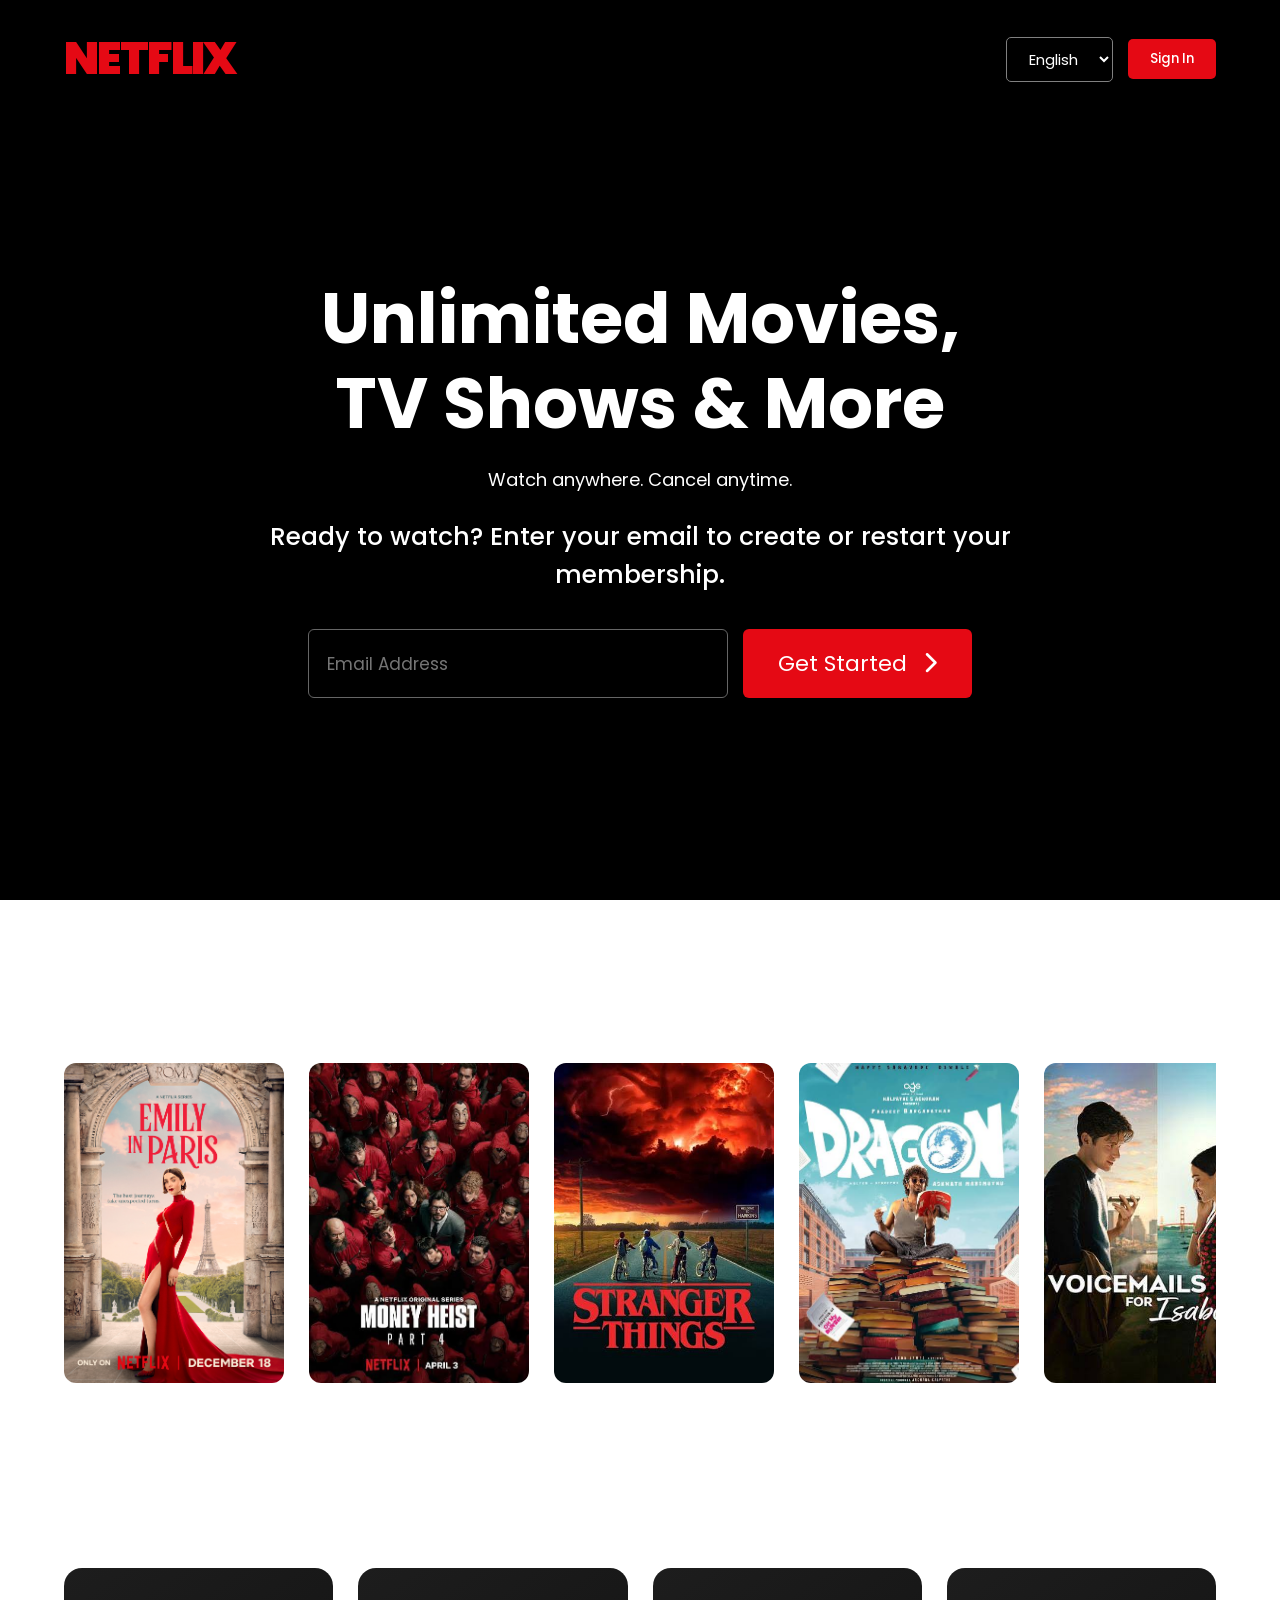
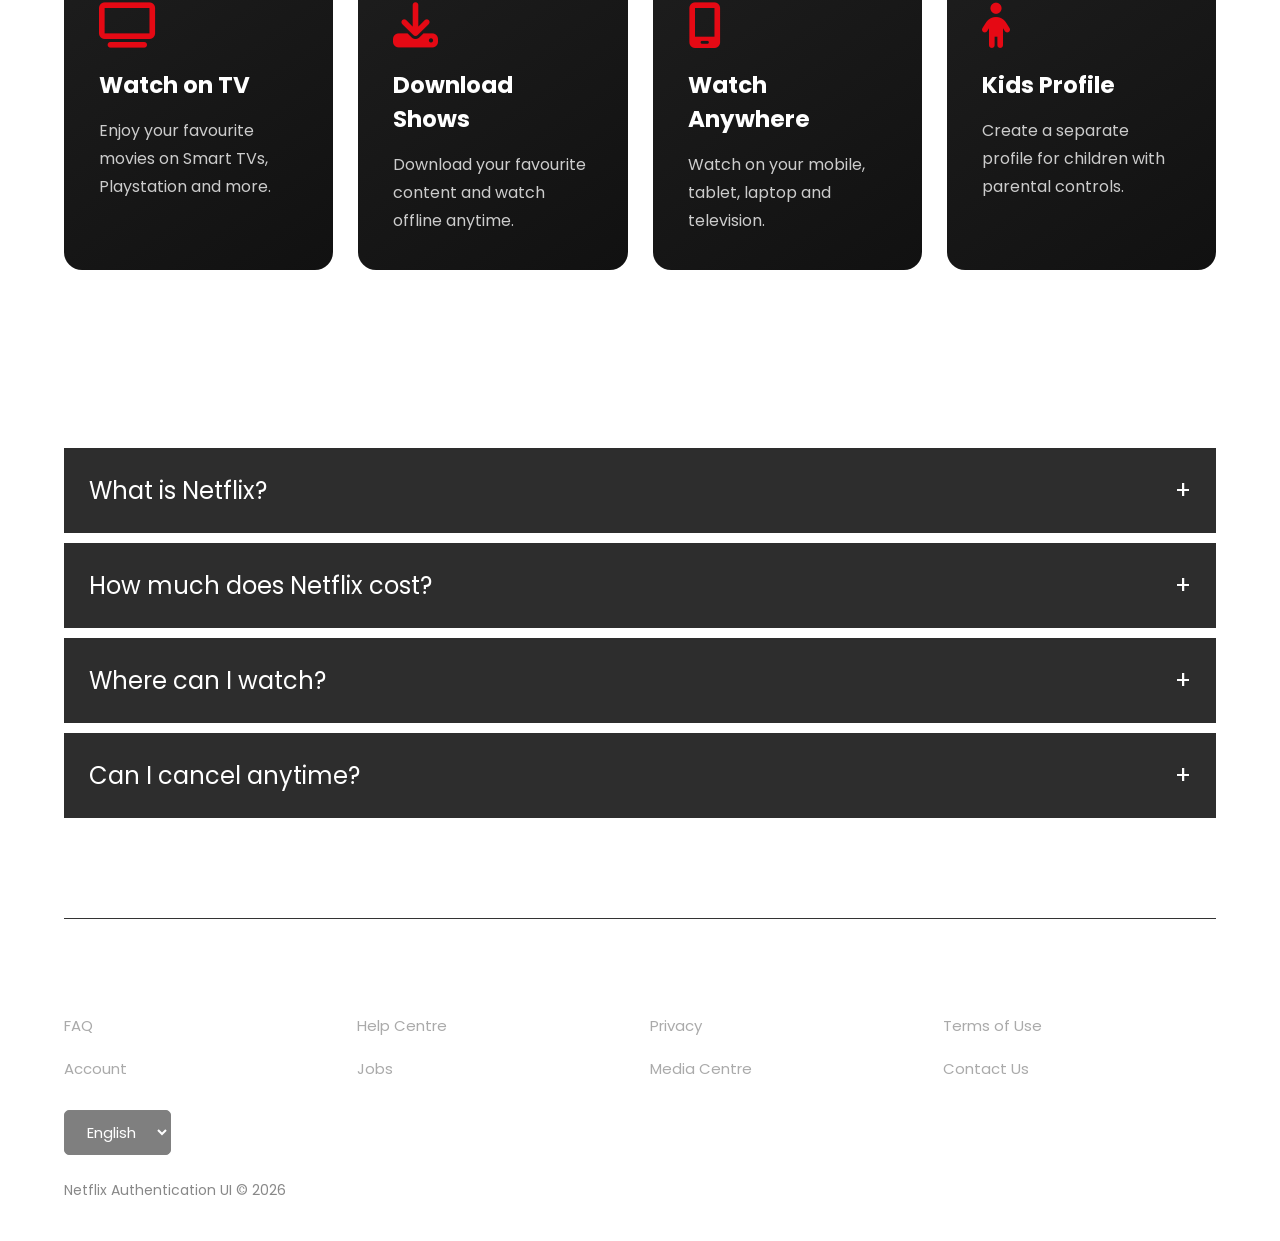
<file: index.html>
<!DOCTYPE html>
<html lang="en">

<head>

    <meta charset="UTF-8">
    <meta name="viewport" content="width=device-width, initial-scale=1.0">

    <title>Netflix Authentication</title>

    <!-- CSS -->
    <link rel="stylesheet" href="loginStyle.css">


    <!-- Google Font -->
    <link href="https://fonts.googleapis.com/css2?family=Poppins:wght@300;400;500;600;700&display=swap"
        rel="stylesheet">


    <!-- Font Awesome -->
    <link rel="stylesheet" href="https://cdnjs.cloudflare.com/ajax/libs/font-awesome/6.7.2/css/all.min.css">

</head>


<body>

    <!-- navbar -->

    <header class="hero">


        <nav class="navbar">


            <!-- Netflix Logo -->
            <h1 class="netflix-logo">
                NETFLIX
            </h1>


            <div class="nav-right">


                <select class="language">

                    <option>English</option>
                    <option>தமிழ்</option>
                    <option>Hindi</option>

                </select>



                <button id="loginBtn">
                    Sign In
                </button>



            </div>


        </nav>




        <!-- <!- HERO CONTENT -->


        <div class="hero-content">


            <h1>
                Unlimited Movies,
                <br>
                TV Shows & More
            </h1>


            <p>
                Watch anywhere. Cancel anytime.
            </p>



            <h3>
                Ready to watch? Enter your email to create or restart your membership.
            </h3>



            <div class="email-box">


                <input type="email" id="email" placeholder="Email Address" required>



                <button id="getStarted">

                    Get Started

                    <i class="fa-solid fa-chevron-right"></i>

                </button>



            </div>



        </div>


    </header>





    <!-- ================= TRENDING ================= -->


    <section class="trending">


        <div class="section-title">

            <h2>
                Trending Now
            </h2>

        </div>




        <div class="movie-slider">


            <div class="movie-card">

                <img src="loginImages/movie1.jpg">

            </div>



            <div class="movie-card">

                <img src="loginImages/movie2.jpg">

            </div>




            <div class="movie-card">

                <img src="loginImages/movie3.jpg">

            </div>




            <div class="movie-card">

                <img src="loginImages/movie4.jpg">

            </div>




            <div class="movie-card">

                <img src="loginImages/movie5.jpg">

            </div>



        </div>


    </section>






    <!-- ================= FEATURES ================= -->


    <section class="features">


        <h2>
            Why Choose Us?
        </h2>



        <div class="feature-container">



            <div class="feature-card">


                <i class="fa-solid fa-tv"></i>

                <h3>
                    Watch on TV
                </h3>

                <p>
                    Enjoy your favourite movies on Smart TVs, Playstation and more.
                </p>


            </div>





            <div class="feature-card">


                <i class="fa-solid fa-download"></i>


                <h3>
                    Download Shows
                </h3>


                <p>
                    Download your favourite content and watch offline anytime.
                </p>


            </div>





            <div class="feature-card">


                <i class="fa-solid fa-mobile-screen"></i>


                <h3>
                    Watch Anywhere
                </h3>


                <p>
                    Watch on your mobile, tablet, laptop and television.
                </p>


            </div>





            <div class="feature-card">


                <i class="fa-solid fa-child"></i>


                <h3>
                    Kids Profile
                </h3>


                <p>
                    Create a separate profile for children with parental controls.
                </p>


            </div>



        </div>



    </section>







    <!-- ================= FAQ ================= -->


    <section class="faq">


        <h2>
            Frequently Asked Questions
        </h2>




        <div class="faq-container">



            <button class="accordion">

                What is Netflix?

                <span>
                    +
                </span>

            </button>



            <div class="panel">

                <p>
                    Netflix is a streaming platform where users can watch movies and TV shows online.
                </p>

            </div>





            <button class="accordion">

                How much does Netflix cost?

                <span>
                    +
                </span>

            </button>



            <div class="panel">

                <p>
                    Plans start at ₹149 and vary depending on the subscription.
                </p>

            </div>






            <button class="accordion">

                Where can I watch?

                <span>
                    +
                </span>

            </button>




            <div class="panel">

                <p>
                    You can watch on Smart TVs, phones, tablets, laptops and desktops.
                </p>

            </div>





            <button class="accordion">

                Can I cancel anytime?

                <span>
                    +
                </span>

            </button>




            <div class="panel">

                <p>
                    Yes. You can cancel your membership anytime without extra charges.
                </p>

            </div>



        </div>



    </section>






    <!-- ================= FOOTER ================= -->


    <footer>



        <p>
            Questions? Call 000-800-919-1743
        </p>




        <div class="footer-links">


            <a href="#">
                FAQ
            </a>


            <a href="#">
                Help Centre
            </a>


            <a href="#">
                Privacy
            </a>


            <a href="#">
                Terms of Use
            </a>


            <a href="#">
                Account
            </a>


            <a href="#">
                Jobs
            </a>


            <a href="#">
                Media Centre
            </a>


            <a href="#">
                Contact Us
            </a>



        </div>





        <select class="language footer-language">


            <option>
                English
            </option>


            <option>
                தமிழ்
            </option>


            <option>
                Hindi
            </option>


        </select>




        <p class="copyright">

            Netflix Authentication UI © 2026

        </p>



    </footer>






    <script>

        // SIGN IN BUTTON


        const signInBtn = document.getElementById("loginBtn");

        signInBtn.addEventListener("click", function () {
            window.location.href = "login.html";
        });

        



        // GET STARTED BUTTON


        const getStartedBtn = document.getElementById("getStarted");
        const emailInput = document.getElementById("email");

        getStartedBtn.addEventListener("click", function () {

            if (emailInput.value.trim() === "") {

                alert("Please enter your email address.");

                emailInput.focus();

            } else {

                localStorage.setItem("userEmail", emailInput.value);

                window.location.href = "signup.html";

            }

        });



        // FAQ ACCORDION


        const accordions = document.querySelectorAll(".accordion");

        accordions.forEach(function (button) {

            button.addEventListener("click", function () {

                const panel = this.nextElementSibling;

                if (panel.style.display === "block") {

                    panel.style.display = "none";

                    this.querySelector("i").classList.remove("fa-minus");
                    this.querySelector("i").classList.add("fa-plus");

                } else {

                    document.querySelectorAll(".panel").forEach(function (item) {
                        item.style.display = "none";
                    });

                    document.querySelectorAll(".accordion i").forEach(function (icon) {
                        icon.classList.remove("fa-minus");
                        icon.classList.add("fa-plus");
                    });

                    panel.style.display = "block";

                    this.querySelector("i").classList.remove("fa-plus");
                    this.querySelector("i").classList.add("fa-minus");

                }

            });

        });
    </script>


</body>

</html>
</file>
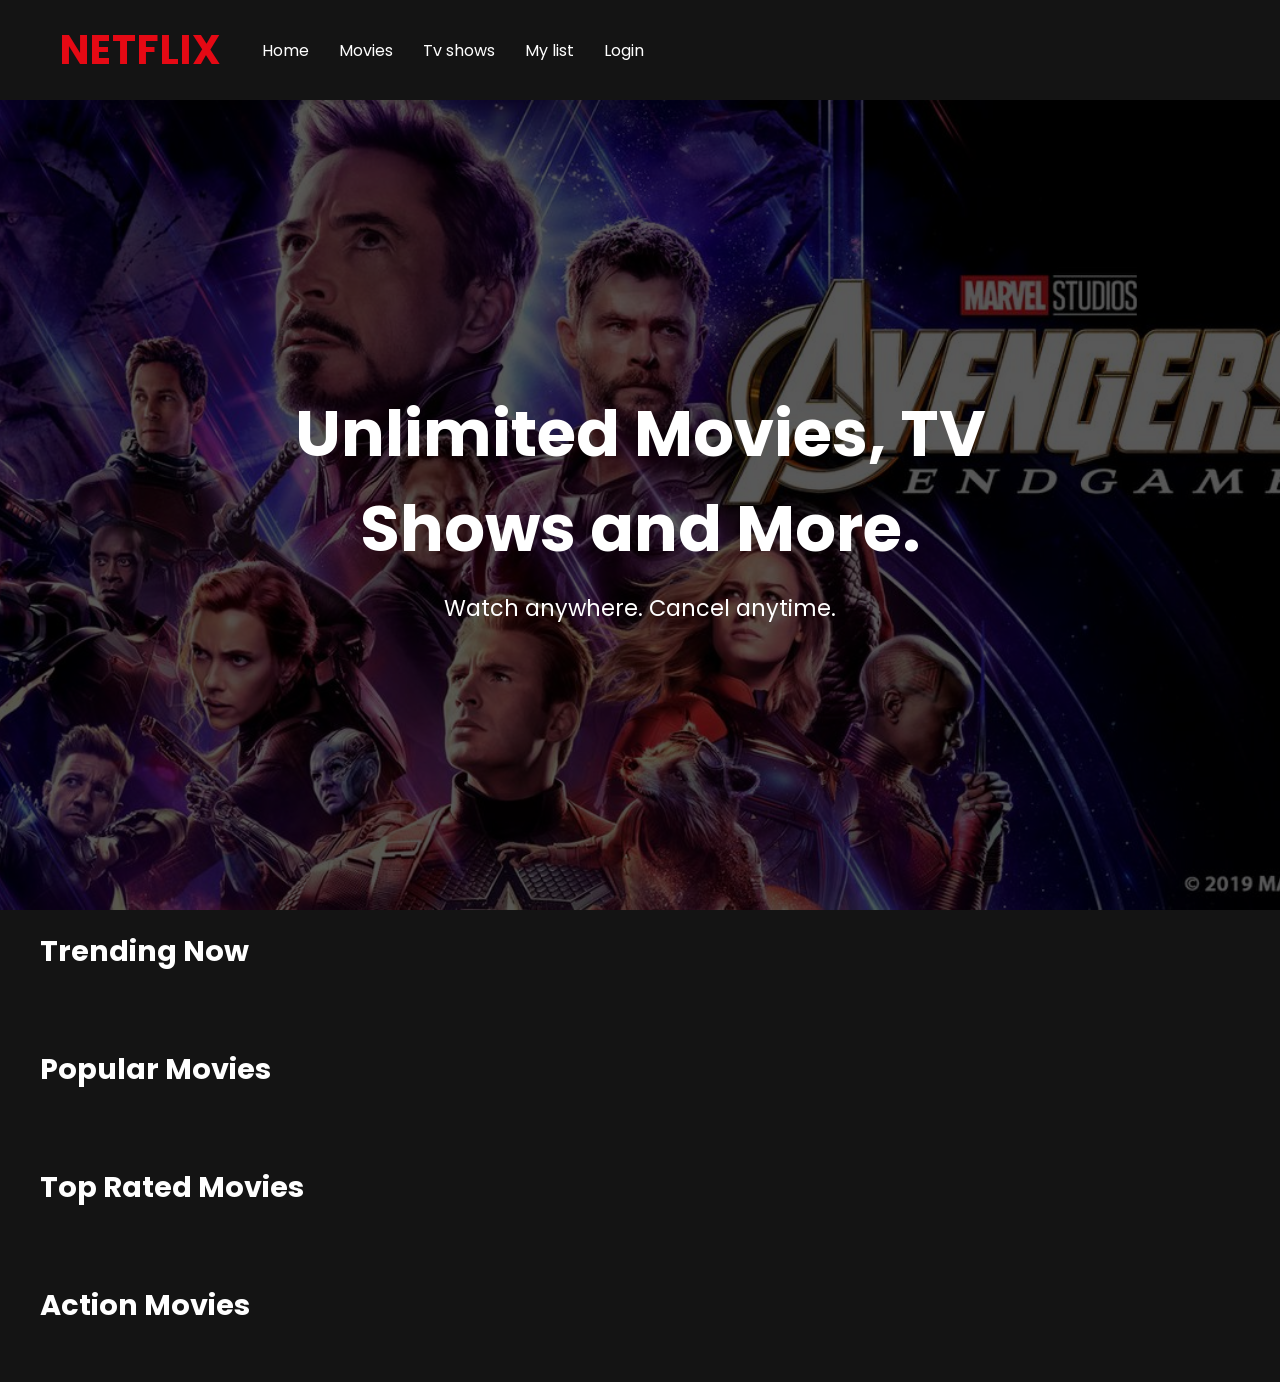
<file: home.html>
<!DOCTYPE html>
<html lang="en">

<head>
    <meta charset="UTF-8">
    <meta name="viewport" content="width=device-width, initial-scale=1.0">
    <link rel="icon" type="image/png" href="images/netflix.png">
    <title>Netflix</title>

    <link rel="stylesheet" href="home.css">
</head>

<body>



    <!-- Navbar -->

    <nav class="navbar">

        <h1>NETFLIX</h1>

        <ul>
            <li><a href="home.html">Home</a></li>
            <li><a href="movies.html">Movies</a></li>
            <li><a href="tvShows.html">Tv shows</a></li>
            <li><a href="myList.html">My list</a></li>
            <li><a href="profile.html">Login</a></li>
        </ul>

    </nav>

    <!-- Mobile Navbar -->

    <nav class="mobile-navbar">

        <h1>NETFLIX</h1>

        <div class="hamburger" id="hamburger">
            ☰
        </div>

    </nav>


    <!-- Mobile Menu Overlay -->

    <div class="mobile-menu" id="mobile-menu">

        <div class="close-btn" id="close-btn">
            &times;
        </div>

        <ul>
            <li><a href="home.html">Home</a></li>
            <li><a href="movies.html">Movies</a></li>
            <li><a href="tvShows.html">Tv shows</a></li>
            <li><a href="myList.html">My list</a></li>
            <li><a href="profile.html">Login</a></li>
        </ul>

    </div>
    </div>

    <!-- Hero Section -->

    <section class="hero">

        <div class="overlay"></div>

        <div class="hero-content">
            <h2>Unlimited Movies, TV Shows and More.</h2>
            <p>Watch anywhere. Cancel anytime.</p>
        </div>

    </section>



    <!-- Trending Movies -->

    <section class="movie-section">


        <h2>Trending Now</h2>

        <div class="movie-row" id="trending"></div>

    </section>




    <!-- Popular Movies -->

    <section class="movie-section">

        <h2>Popular Movies</h2>

        <div class="movie-row" id="popular"></div>

    </section>



    <!-- Top Rated Movies -->

    <section class="movie-section">

        <h2>Top Rated Movies</h2>

        <div class="movie-row" id="toprated"></div>

    </section>



    <!-- Action Movies -->

    <section class="movie-section">

        <h2>Action Movies</h2>

        <div class="movie-row" id="action"></div>

    </section>


    <script src="api.js"></script>
    <script src="home.js"></script>

</body>

</html>
</file>
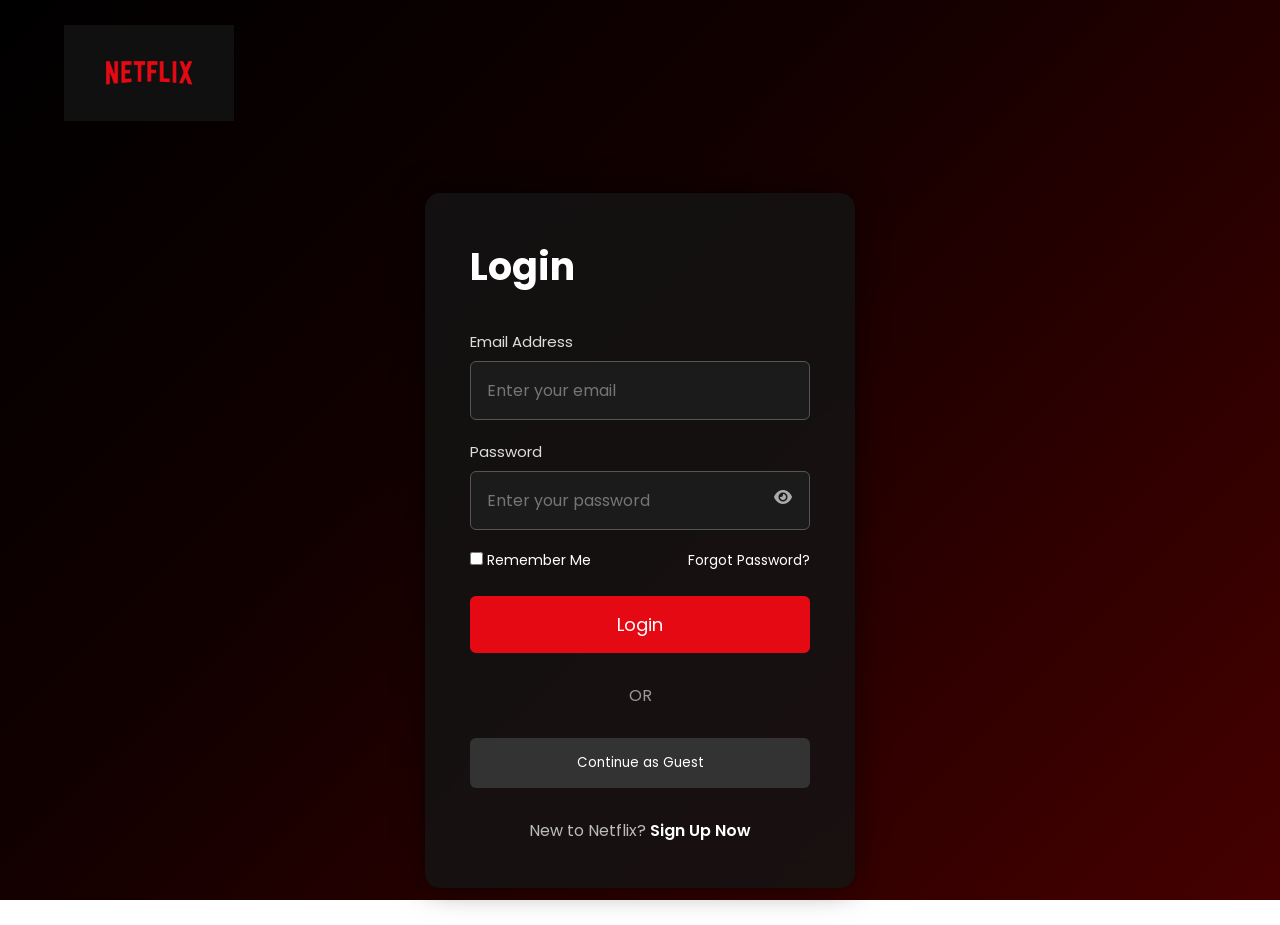
<file: login.html>
<!DOCTYPE html>
<html lang="en">

<head>

    <meta charset="UTF-8">
    <meta name="viewport" content="width=device-width, initial-scale=1.0">

    <title>Netflix - Sign In</title>

    <link rel="stylesheet" href="loginStyle.css">

    <!-- Google Font -->
    <link href="https://fonts.googleapis.com/css2?family=Poppins:wght@300;400;500;600;700&display=swap"
        rel="stylesheet">

    <!-- Font Awesome -->
    <link rel="stylesheet" href="https://cdnjs.cloudflare.com/ajax/libs/font-awesome/6.7.2/css/all.min.css">

</head>

<body>

    <!-- Background Overlay -->

    <div class="overlay">

        <!-- Navbar -->

        <nav class="navbar">

            <a href="index.html">
                <img src="./loginImages/logo.png" class="logo">
            </a>

        </nav>

        <!-- Login Card -->

        <div class="login-card">

            <h1>Login</h1>

            <form id="loginForm">

                <!-- Email -->

                <div class="input-group">

                    <label>Email Address</label>

                    <input type="email" id="email" placeholder="Enter your email" required>

                </div>

                <!-- Password -->

                <div class="input-group">

                    <label>Password</label>

                    <div class="password-box">

                        <input type="password" id="password" placeholder="Enter your password" required>

                        <i class="fa-solid fa-eye" id="togglePassword"></i>

                    </div>

                </div>

                <!-- Remember -->

                <div class="remember-row">

                    <label>

                        <input type="checkbox">

                        Remember Me

                    </label>

                    <a href="#">Forgot Password?</a>

                </div>

                <!-- Button -->

                <button type="submit" id="login_Form_btn" class="login-btn">

                    Login

                </button>

            </form>

            <div class="divider">

                <span>OR</span>

            </div>

            <button class="guest-btn">

                Continue as Guest

            </button>

            <div class="signup-text">

                New to Netflix?

                <a href="signup.html">

                    Sign Up Now

                </a>

            </div>

        </div>

    </div>

    <script>

        // SELECTING ELEMENTS


        const loginForm = document.getElementById("login_Form_btn");

        const email = document.getElementById("email");

        const password = document.getElementById("password");

        const togglePassword = document.getElementById("togglePassword");

        const guestBtn = document.querySelector(".guest-btn");



        // LOAD SAVED EMAIL


        window.addEventListener("load", function () {

            const savedEmail = localStorage.getItem("savedEmail");

            if (savedEmail) {

                email.value = savedEmail;

            }

        });



        // SHOW / HIDE PASSWORD


        togglePassword.addEventListener("click", function () {

            if (password.type === "password") {

                password.type = "text";

                togglePassword.classList.remove("fa-eye");

                togglePassword.classList.add("fa-eye-slash");

            }

            else {

                password.type = "password";

                togglePassword.classList.remove("fa-eye-slash");

                togglePassword.classList.add("fa-eye");

            }

        });



        // LOGIN VALIDATION


        loginForm.addEventListener("click", function (event) {

            event.preventDefault();

            const emailValue = email.value.trim();
            const passwordValue = password.value.trim();

            if (emailValue === "" || passwordValue === "") {

                alert("Please fill all the fields.");
                return;

            }

            // Redirect to teammate's homepage
            window.location.href = "profile.html";

        });


        // CONTINUE AS GUEST

        guestBtn.addEventListener("click", function () {

            alert("Continuing as Guest");

            window.location.href = "home.html";

        });
    </script>

</body>

</html>next
</file>
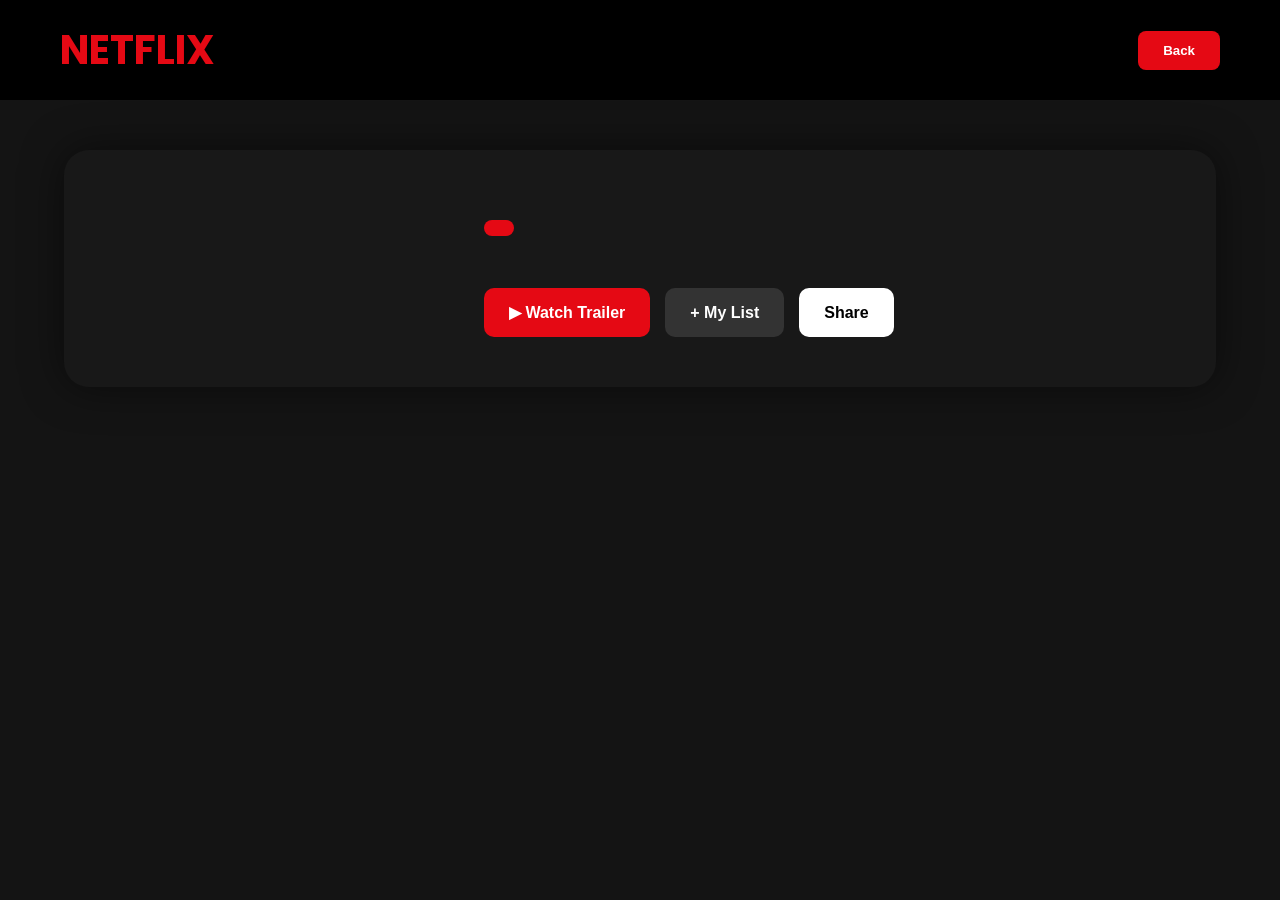
<file: moviedescription.html>
<!DOCTYPE html>
<html lang="en">

<head>

    <meta charset="UTF-8">
    <meta name="viewport" content="width=device-width, initial-scale=1.0">
    <title>Netflix | Movie Details</title>
    <link rel="icon" type="image/png" href="images/netflix.png">
    <link rel="stylesheet" href="moviedescription.css">

</head>

<body>

    <!-- Navbar -->

    <nav class="navbar">

        <h1>NETFLIX</h1>

        <button onclick="window.location.href='home.html'">

            Back

        </button>

    </nav>


    <!-- Movie Card -->

    <div class="movie-card">


        <!-- Poster -->

        <div class="movie-left">

            <img id="movie-poster">

        </div>



        <!-- Movie Details -->

        <div class="movie-right">

            <h1 id="movie-title"></h1>


            <p id="movie-match"></p>


            <p id="movie-rating"></p>


            <p id="movie-release"></p>


            <p id="movie-runtime"></p>


            <p id="movie-language"></p>


            <p id="movie-genres"></p>


            <p id="movie-adult"></p>


            <p id="movie-overview"></p>



            <!-- Buttons -->

            <div class="movie-buttons">

                <button id="trailer-btn">

                    ▶ Watch Trailer

                </button>


                <button id="my-list-btn">

                    + My List

                </button>


                <button id="share-btn">

                    Share

                </button>


            </div>


        </div>

    </div>



    <!-- Trailer Modal -->

    <div class="trailer-modal">

        <div class="trailer-box">

            <span class="close-trailer">

                &times;

            </span>

            <iframe id="trailer-frame" allowfullscreen>

            </iframe>

        </div>

    </div>

    <!-- Share Modal -->

    <div class="share-modal">

        <div class="share-box">

            <span class="close-share">&times;</span>

            <h2>Share Movie</h2>

            <button id="whatsapp-btn">
                WhatsApp
            </button>

            <button id="telegram-btn">
                Telegram
            </button>

            <button id="gmail-btn">
                Gmail
            </button>

            <button id="facebook-btn">
                Facebook
            </button>

            <button id="twitter-btn">
                Twitter
            </button>

            <button id="copy-btn">
                Copy Link
            </button>

        </div>

    </div>



    <script src="api.js"></script>
    <script src="moviedescription.js"></script>

</body>

</html>
</file>
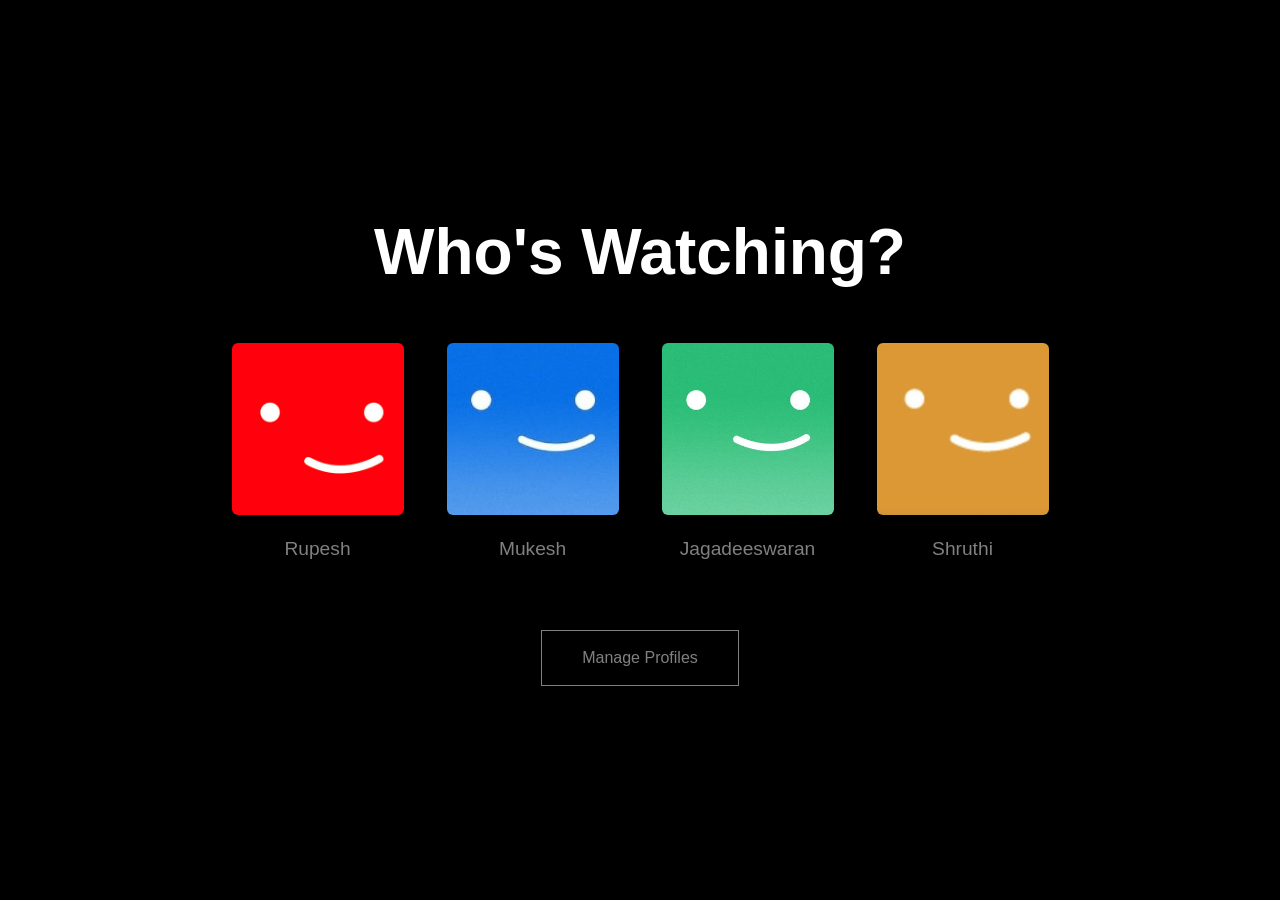
<file: profile.html>
<!DOCTYPE html>
<html lang="en">

<head>
    <meta charset="UTF-8">
    <meta name="viewport" content="width=device-width, initial-scale=1.0">
    <title>Netflix Profiles</title>
    <link rel="icon" type="image/png" href="images/netflix.png">
    <link rel="stylesheet" href="profile.css">
</head>

<body>



    <div class="profile-container">

        <h1>Who's Watching?</h1>

        <div class="profiles" id="profiles">

</div>

        <button id="manage-btn">Manage Profiles</button>



    </div>

    <!-- Manage Profiles Modal -->

    <div class="manage-modal" id="manage-modal">

        <div class="modal-content">

            <h2>Manage Profiles</h2>

            <p id="profile-count">Profiles : 4 / 5</p>

            <div id="profile-list">

            </div>

            <input type="text" id="profile-name" placeholder="Enter Profile Name">

            <button id="add-profile-btn">
                Add Profile
            </button>

            <button id="close-modal">
                Close
            </button>

        </div>

    </div>

    <script>
        /*==================================================
                        PROFILE CONTAINER
        ==================================================*/

        const profilesContainer = document.getElementById("profiles");


        /*==================================================
                        HAMBURGER MENU
        ==================================================*/

        const hamburger = document.getElementById("hamburger");
        const mobileMenu = document.getElementById("mobile-menu");

        if (hamburger && mobileMenu) {
            hamburger.addEventListener("click", () => {
                mobileMenu.classList.toggle("active");
            });
        }


        /*==================================================
                        MANAGE PROFILE ELEMENTS
        ==================================================*/

        const manageBtn = document.getElementById("manage-btn");
        const modal = document.getElementById("manage-modal");
        const closeBtn = document.getElementById("close-modal");

        const addProfileBtn = document.getElementById("add-profile-btn");
        const profileNameInput = document.getElementById("profile-name");

        const profileList = document.getElementById("profile-list");
        const profileCount = document.getElementById("profile-count");


        /*==================================================
                        PROFILE DATA
        ==================================================*/

        let profiles = [

            {
                name: "Rupesh",
                image: "images/profile1.jpg"
            },

            {
                name: "Mukesh",
                image: "images/profile2.jpg"
            },

            {
                name: "Jagadeeswaran",
                image: "images/profile3.jpg"
            },

            {
                name: "Shruthi",
                image: "images/profile4.jpg"
            }

        ];


        /*==================================================
                        OPEN MODAL
        ==================================================*/

        if (manageBtn && modal) {

            manageBtn.addEventListener("click", () => {

                modal.classList.add("active");
                renderManageProfiles();

            });

        }


        /*==================================================
                        CLOSE MODAL
        ==================================================*/

        if (closeBtn && modal) {

            closeBtn.addEventListener("click", () => {

                modal.classList.remove("active");

            });

        }


        /*==================================================
                        RENDER PROFILE CARDS
        ==================================================*/

        function renderProfileCards() {

            if (!profilesContainer) return;

            profilesContainer.innerHTML = "";

            profiles.forEach((profile) => {

                profilesContainer.innerHTML += `

                <div class="profile-card"
                     onclick="window.location.href='home.html'">

                    <img src="${profile.image}" alt="${profile.name}">

                    <p>${profile.name}</p>

                </div>

                `;

            });

        }


        /*==================================================
                        RENDER MANAGE PROFILES
        ==================================================*/

        function renderManageProfiles() {

            if (!profileList || !profileCount) return;

            profileList.innerHTML = "";

            profiles.forEach((profile, index) => {

                profileList.innerHTML += `

                <div class="manage-profile-card">


                    <h3>${profile.name}</h3>


                    <img src="${profile.image}" 
                         alt="${profile.name}">


                    <button onclick="deleteProfile(${index})">

                        Delete

                    </button>


                </div>

                `;

            });


            profileCount.innerText = `Profiles : ${profiles.length} / 5`;

        }


        /*==================================================
                        ADD PROFILE
        ==================================================*/

        if (addProfileBtn) {

            addProfileBtn.addEventListener("click", () => {

                const name = profileNameInput.value.trim();


                // Empty Validation

                if (name === "") {

                    alert("Please enter a profile name.");
                    return;

                }


                // Maximum Profiles Validation

                if (profiles.length >= 5) {

                    alert("Maximum 5 profiles are allowed.");
                    return;

                }


                // Duplicate Profile Validation

                if (profiles.some(profile => profile.name === name)) {

                    alert("Profile already exists.");
                    return;

                }


                // Add New Profile

                profiles.push({

                    name: name,

                    image: "images/profile1.jpg"

                });


                // Clear Input Field

                profileNameInput.value = "";


                // Refresh Both Sections

                renderManageProfiles();
                renderProfileCards();


            });

        }


        /*==================================================
                        DELETE PROFILE
        ==================================================*/

        function deleteProfile(index) {


            // Minimum One Profile Validation

            if (profiles.length === 1) {

                alert("At least one profile is required.");
                return;

            }


            // Delete Selected Profile

            profiles.splice(index, 1);


            // Refresh Both Sections

            renderManageProfiles();
            renderProfileCards();

        }


        /*==================================================
                        INITIAL PAGE LOAD
        ==================================================*/

        renderProfileCards();
        renderManageProfiles();
    </script>

</body>

</html>
</file>
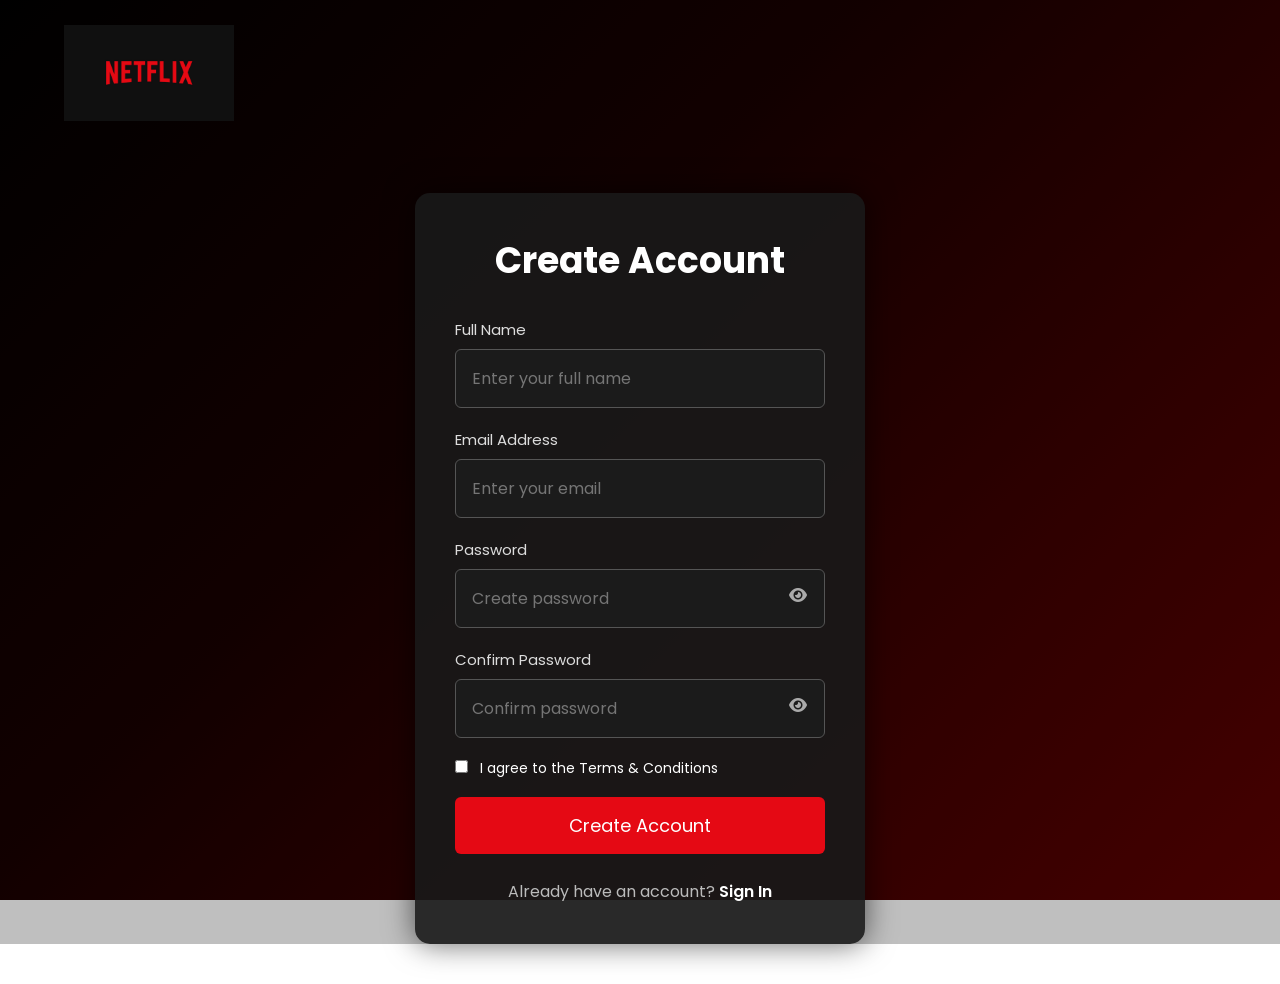
<file: signup.html>
<!DOCTYPE html>
<html lang="en">

<head>

    <meta charset="UTF-8">
    <meta name="viewport" content="width=device-width, initial-scale=1.0">

    <title>Netflix - Sign Up</title>

    <link rel="stylesheet" href="loginStyle.css">

    <!-- Google Font -->

    <link href="https://fonts.googleapis.com/css2?family=Poppins:wght@300;400;500;600;700&display=swap"
        rel="stylesheet">

    <!-- Font Awesome -->

    <link rel="stylesheet" href="https://cdnjs.cloudflare.com/ajax/libs/font-awesome/6.7.2/css/all.min.css">

</head>

<body>

    <div class="overlay">

        <!-- Navbar -->

        <nav class="navbar">

            <a href="index.html">

                <img src="./loginImages/logo.png" class="logo" alt="Netflix Logo">

            </a>

        </nav>

        <!-- Signup Card -->

        <div class="signup-card">

            <h1>Create Account</h1>

            <form id="signupForm">

                <!-- Full Name -->

                <div class="input-group">

                    <label>Full Name</label>

                    <input type="text" id="name" placeholder="Enter your full name" required>

                </div>

                <!-- Email -->

                <div class="input-group">

                    <label>Email Address</label>

                    <input type="email" id="email" placeholder="Enter your email" required>

                </div>

                <!-- Password -->

                <div class="input-group">

                    <label>Password</label>

                    <div class="password-box">

                        <input type="password" id="password" placeholder="Create password" required>

                        <i class="fa-solid fa-eye" id="togglePassword"></i>

                    </div>

                </div>

                <!-- Confirm Password -->

                <div class="input-group">

                    <label>Confirm Password</label>

                    <div class="password-box">

                        <input type="password" id="confirmPassword" placeholder="Confirm password" required>

                        <i class="fa-solid fa-eye" id="toggleConfirmPassword"></i>

                    </div>

                </div>

                <!-- Terms -->

                <div class="terms">

                    <label>

                        <input type="checkbox" id="terms">

                        I agree to the Terms & Conditions

                    </label>

                </div>

                <!-- Button -->

                <button type="submit" class="signup-btn">

                    Create Account

                </button>

            </form>

            <div class="login-text">

                Already have an account?

                <a href="login.html">

                    Sign In

                </a>

            </div>

        </div>

    </div>

    <script>
        // ===============================
        // SELECTING ELEMENTS
        // ===============================

        const signupForm = document.getElementById("signupForm");

        const fullName = document.getElementById("name");
        const email = document.getElementById("email");

        const password = document.getElementById("password");
        const confirmPassword = document.getElementById("confirmPassword");

        const togglePassword = document.getElementById("togglePassword");
        const toggleConfirmPassword = document.getElementById("toggleConfirmPassword");

        const terms = document.getElementById("terms");


        // ===============================
        // SHOW / HIDE PASSWORD
        // ===============================

        togglePassword.addEventListener("click", function () {

            if (password.type === "password") {

                password.type = "text";

                togglePassword.classList.remove("fa-eye");
                togglePassword.classList.add("fa-eye-slash");

            }

            else {

                password.type = "password";

                togglePassword.classList.remove("fa-eye-slash");
                togglePassword.classList.add("fa-eye");

            }

        });


        // ===============================
        // SHOW / HIDE CONFIRM PASSWORD
        // ===============================

        toggleConfirmPassword.addEventListener("click", function () {

            if (confirmPassword.type === "password") {

                confirmPassword.type = "text";

                toggleConfirmPassword.classList.remove("fa-eye");
                toggleConfirmPassword.classList.add("fa-eye-slash");

            }

            else {

                confirmPassword.type = "password";

                toggleConfirmPassword.classList.remove("fa-eye-slash");
                toggleConfirmPassword.classList.add("fa-eye");

            }

        });


        // ===============================
        // SIGNUP VALIDATION
        // ===============================
        signupForm.addEventListener("submit", function (event) {

            event.preventDefault();

            const nameValue = fullName.value.trim();
            const emailValue = email.value.trim();
            const passwordValue = password.value.trim();
            const confirmValue = confirmPassword.value.trim();

            if (
                nameValue === "" ||
                emailValue === "" ||
                passwordValue === "" ||
                confirmValue === ""
            ) {

                alert("Please fill all the fields.");
                return;

            }

            // Redirect to teammate's homepage
            window.location.href = "profile.html";

        });


    </script>

</body>

</html>
</file>
<file: loginStyle.css>
*{
    margin:0;
    padding:0;
    box-sizing:border-box;
    font-family:'Poppins',sans-serif;
}


html{
    scroll-behavior:smooth;
}


body{

    background:#000;
    color:white;

}





.hero{

    width:100%;
    min-height:100vh;
    background:#000;

}






.navbar{

    width:90%;
    margin:auto;

    display:flex;
    justify-content:space-between;
    align-items:center;

    padding:25px 0;

}



.netflix-logo{

    color:#E50914;

    font-size:45px;

    font-weight:900;

    letter-spacing:-2px;

    cursor:pointer;

}




.nav-right{

    display:flex;

    align-items:center;

    gap:15px;

}



.language{

    padding:10px 18px;

    background:rgba(0,0,0,0.5);

    color:white;

    border:1px solid gray;

    border-radius:5px;

    cursor:pointer;

    font-size:15px;

}



.language option{

    color:black;

}




#loginBtn{


    background:#E50914;

    color:white;

    border:none;

    padding:10px 22px;

    border-radius:5px;

    cursor:pointer;

    font-weight:500;

    transition:.3s;

}



#loginBtn:hover{

    background:#c40812;

}








.hero-content{

    width:90%;

    max-width:900px;

    min-height:82vh;

    margin:auto;


    display:flex;

    flex-direction:column;

    justify-content:center;

    align-items:center;


    text-align:center;

}




.hero-content h1{

    font-size:70px;

    font-weight:700;

    line-height:85px;

}



.hero-content p{

    margin-top:20px;

    font-size:18px;

}



.hero-content h3{

    margin-top:25px;

    font-size:25px;

    font-weight:500;

}







.email-box{


    margin-top:35px;

    display:flex;

    gap:15px;

    flex-wrap:wrap;

    justify-content:center;


}



.email-box input{


    width:420px;

    padding:18px;


    background:rgba(0,0,0,.5);

    border:1px solid #666;

    border-radius:6px;


    color:white;

    font-size:17px;


}



.email-box input:focus{

    outline:none;

    border:1px solid white;

}




#getStarted{


    padding:18px 35px;

    background:#E50914;

    color:white;

    border:none;


    border-radius:6px;

    cursor:pointer;

    font-size:22px;


}



#getStarted:hover{

    background:#c40812;

}



#getStarted i{

    margin-left:10px;

}








.trending{

    width:90%;

    margin:80px auto;

}



.section-title{

    margin-bottom:30px;

}



.section-title h2{


    font-size:35px;

    font-weight:600;


}



.movie-slider{


    display:flex;

    gap:25px;

    overflow-x:auto;

    scrollbar-width:none;

}



.movie-slider::-webkit-scrollbar{

    display:none;

}




.movie-card{


    min-width:220px;

    cursor:pointer;

    transition:.4s;

}




.movie-card img{


    width:100%;

    height:320px;

    object-fit:cover;

    border-radius:12px;


}



.movie-card:hover{

    transform:scale(1.08);

}







.features{


    width:90%;

    margin:90px auto;


}



.features h2{

    margin-bottom:35px;

    font-size:35px;

}



.feature-container{


    display:grid;

    grid-template-columns:repeat(auto-fit,minmax(250px,1fr));

    gap:25px;


}




.feature-card{


    background:linear-gradient(145deg,#1d1d1d,#111);


    border-radius:18px;

    padding:35px;


    transition:.4s;


}



.feature-card:hover{


    transform:translateY(-10px);

    box-shadow:0 0 20px rgba(229,9,20,.35);


}




.feature-card i{


    color:#E50914;

    font-size:45px;

    margin-bottom:20px;


}



.feature-card h3{

    font-size:23px;

    margin-bottom:15px;

}



.feature-card p{


    color:#ccc;

    line-height:28px;


}






.faq{


    width:90%;

    margin:90px auto;


}



.faq h2{


    font-size:35px;

    margin-bottom:35px;


}



.faq-container{

    width:100%;

}




.accordion{


    width:100%;

    background:#2d2d2d;

    color:white;


    padding:25px;


    margin-top:10px;


    border:none;


    display:flex;

    justify-content:space-between;

    align-items:center;


    font-size:24px;

    cursor:pointer;


}



.accordion:hover{

    background:#444;

}




.panel{


    display:none;

    background:#3b3b3b;


    padding:25px;


    font-size:18px;

    line-height:30px;


}







footer{


    width:90%;

    margin:100px auto 40px;


    border-top:1px solid #333;


    padding-top:40px;


}



.footer-links{


    margin:30px 0;


    display:grid;

    grid-template-columns:repeat(4,1fr);

    gap:20px;


}



.footer-links a{


    color:#aaa;

    text-decoration:none;

    font-size:15px;


}



.footer-links a:hover{

    color:white;

    text-decoration:underline;

}





.footer-language{


    margin-bottom:25px;

}



.copyright{


    color:#888;

    font-size:14px;


}










@media(max-width:992px){


.hero-content h1{

    font-size:55px;

    line-height:65px;

}



.movie-card{

    min-width:180px;

}



.movie-card img{

    height:270px;

}



.footer-links{

    grid-template-columns:repeat(2,1fr);

}



}





@media(max-width:768px){



.navbar{

    flex-direction:column;

    gap:20px;

}



.hero-content h1{

    font-size:42px;

    line-height:52px;

}



.hero-content h3{

    font-size:18px;

}



.email-box{

    flex-direction:column;

    width:100%;

}



.email-box input{

    width:100%;

}



#getStarted{

    width:100%;

}



.feature-container{

    grid-template-columns:1fr;

}



.footer-links{

    grid-template-columns:1fr;

}



.netflix-logo{

    font-size:38px;

}



}




@media(max-width:480px){



.hero-content h1{

    font-size:34px;

    line-height:44px;

}



.hero-content p{

    font-size:15px;

}



.hero-content h3{

    font-size:16px;

}



.section-title h2,
.features h2,
.faq h2{

    font-size:28px;

}



.movie-card{

    min-width:150px;

}



}

/* ============================================Login */



*{
    margin:0;
    padding:0;
    box-sizing:border-box;
    font-family:'Poppins',sans-serif;
}

body{

    min-height:100vh;

    background:
    linear-gradient(rgba(0,0,0,.75),rgba(0,0,0,.88)),
    url("../images/login-bg.jpg");

    background-size:cover;
    background-position:center;
    background-repeat:no-repeat;

    color:white;

}



.overlay{

    width:100%;
    min-height:100vh;

    background:rgba(0,0,0,.25);

}



.navbar{

    width:90%;

    margin:auto;

    padding:25px 0;

}

.logo{

    width:170px;

    cursor:pointer;

}


.login-card{

    width:430px;

    margin:40px auto;

    background:rgba(20,20,20,.82);

    backdrop-filter:blur(12px);

    border-radius:15px;

    padding:45px;

    box-shadow:0 0 30px rgba(0,0,0,.5);

    animation:fadeIn .8s ease;

}

@keyframes fadeIn{

    from{

        opacity:0;
        transform:translateY(25px);

    }

    to{

        opacity:1;
        transform:translateY(0);

    }

}

.login-card h1{

    font-size:38px;

    margin-bottom:35px;

}



.input-group{

    margin-bottom:22px;

}

.input-group label{

    display:block;

    margin-bottom:8px;

    font-size:15px;

    color:#ddd;

}

.input-group input{

    width:100%;

    padding:16px;

    border:1px solid #555;

    border-radius:6px;

    background:#1b1b1b;

    color:white;

    outline:none;

    font-size:16px;

    transition:.3s;

}

.input-group input:focus{

    border:1px solid #E50914;

    box-shadow:0 0 10px rgba(229,9,20,.4);

}


.password-box{

    position:relative;

}

.password-box i{

    position:absolute;

    right:18px;

    top:18px;

    cursor:pointer;

    color:#aaa;

    transition:.3s;

}

.password-box i:hover{

    color:white;

}



.remember-row{

    display:flex;

    justify-content:space-between;

    align-items:center;

    margin-top:8px;

    margin-bottom:25px;

    font-size:14px;

}

.remember-row a{

    color:white;

    text-decoration:none;

}

.remember-row a:hover{

    text-decoration:underline;

}



.login-btn{

    width:100%;

    padding:15px;

    border:none;

    background:#E50914;

    color:white;

    border-radius:6px;

    font-size:18px;

    cursor:pointer;

    transition:.3s;

}

.login-btn:hover{

    background:#c40812;

}

.divider{

    text-align:center;

    margin:30px 0;

    color:#999;

}

.guest-btn{

    width:100%;

    padding:15px;

    border:none;

    border-radius:6px;

    background:#333;

    color:white;

    cursor:pointer;

    transition:.3s;

}

.guest-btn:hover{

    background:#444;

}



.signup-text{

    text-align:center;

    margin-top:30px;

    color:#bbb;

}

.signup-text a{

    color:white;

    text-decoration:none;

    font-weight:600;

}

.signup-text a:hover{

    text-decoration:underline;

}



@media(max-width:768px){

.login-card{

width:90%;

padding:30px;

}

.logo{

width:140px;

}

.login-card h1{

font-size:30px;

}

.remember-row{

flex-direction:column;

gap:15px;

align-items:flex-start;

}

}

@media(max-width:480px){

.login-card{

padding:25px;

}

.login-card h1{

font-size:26px;

}

.input-group input{

padding:14px;

}

.login-btn,
.guest-btn{

padding:14px;

}

}

/* ======================================Signup */



*{
    margin:0;
    padding:0;
    box-sizing:border-box;
    font-family:'Poppins',sans-serif;
}
 
body{

    margin: 0;
    padding: 0;
    min-height: 100vh;

    font-family: 'Poppins', sans-serif;

    background: linear-gradient(
        135deg,
        #000000 0%,
        #180000 40%,
        #3b0000 70%,
        #5c0000 100%
    );

    background-attachment: fixed;
    color: white;

}



        /* OVERLAY */

    .overlay{

    min-height: 100vh;
    width: 100%;

    background: rgba(0,0,0,0.25);

}



.navbar{

    width:90%;
    margin:auto;
    padding:25px 0;

}

.logo{

    width:170px;
    cursor:pointer;

}


.signup-card{

    width:450px;

    margin:40px auto;

    background:rgba(25,25,25,0.9);

    border-radius:15px;

    padding:40px;

    box-shadow:0 0 30px rgba(0,0,0,.6);

}

@keyframes fadeIn{

    from{

        opacity:0;
        transform:translateY(25px);

    }

    to{

        opacity:1;
        transform:translateY(0);

    }

}

.signup-card h1{

    font-size:36px;

    margin-bottom:30px;

    text-align:center;

}



.input-group{

    margin-bottom:20px;

}

.input-group label{

    display:block;

    margin-bottom:8px;

    color:#ddd;

    font-size:15px;

}

.input-group input{

    width:100%;

    padding:16px;

    border:1px solid #555;

    border-radius:6px;

    background:#1b1b1b;

    color:white;

    outline:none;

    font-size:16px;

    transition:.3s;

}

.input-group input:focus{

    border:1px solid #E50914;

    box-shadow:0 0 10px rgba(229,9,20,.4);

}


.password-box{

    position:relative;

}

.password-box i{

    position:absolute;

    right:18px;

    top:18px;

    cursor:pointer;

    color:#aaa;

    transition:.3s;

}

.password-box i:hover{

    color:white;

}


.terms{

    margin:18px 0;

    font-size:14px;

}

.terms input{

    margin-right:8px;

}



.signup-btn{

    width:100%;

    padding:15px;

    border:none;

    border-radius:6px;

    background:#E50914;

    color:white;

    font-size:18px;

    cursor:pointer;

    transition:.3s;

}

.signup-btn:hover{

    background:#c40812;

}



.login-text{

    margin-top:25px;

    text-align:center;

    color:#bbb;

}

.login-text a{

    color:white;

    text-decoration:none;

    font-weight:600;

}

.login-text a:hover{

    text-decoration:underline;

}


        /* RESPONSIVE */


@media(max-width:768px){

.signup-card{

width:90%;

padding:30px;

}

.logo{

width:140px;

}

.signup-card h1{

font-size:30px;

}

}

@media(max-width:480px){

.signup-card{

padding:25px;

}

.signup-card h1{

font-size:26px;

}

.input-group input{

padding:14px;

}

.signup-btn{

padding:14px;

}

}
</file>
<file: home.css>
/* ==========================
   GOOGLE FONT
========================== */

@import url('https://fonts.googleapis.com/css2?family=Poppins:wght@300;400;500;600;700&display=swap');


/* ==========================
   GLOBAL STYLES
========================== */

*{
    margin: 0;
    padding: 0;
    box-sizing: border-box;
}

body{
    background-color: #141414;
    color: white;
    font-family: 'Poppins', sans-serif;
}


/* ==========================
   NAVBAR
========================== */

.navbar ul li a {
    text-decoration: none;
    color: white;
}

.navbar{

    display:flex;
    justify-content:flex-start;
    align-items:center;
    gap:40px;
    padding:20px 60px;
    position:sticky;
    top:0;
    z-index:100;
    background-color:#141414;

}

.navbar h1{
    color: #E50914;
    font-size: 2.5rem;
    cursor: pointer;
    letter-spacing: 1px;
}

.navbar ul{
    display: flex;
    gap: 30px;
    list-style: none;
}

.navbar li{
    cursor: pointer;
    transition: 0.3s;
    font-size: 1rem;
}

.navbar li:hover{
    color: #b3b3b3;
}

/*=================================
MOBILE NAVBAR
=================================*/

.mobile-navbar,
.mobile-menu{
    display: none;
}


/* Mobile View */

@media(max-width:768px){

    /* Hide Desktop Navbar */

    .navbar{
        display: none;
    }


    /* Show Mobile Navbar */

    .mobile-navbar{
        display: flex;
        justify-content: space-between;
        align-items: center;
        padding: 20px;
        background-color: black;
        color: #E50914;
    }


    .hamburger{
        font-size: 2rem;
        color: white;
        cursor: pointer;
    }


    /* Overlay Menu */

    .mobile-menu{

        display: block;

        position: fixed;
        top: 0;
        right: -100%;

        width: 70%;
        height: 100vh;

        background-color: rgba(0,0,0,0.97);

        transition: 0.4s ease-in-out;

        z-index: 999;

        padding: 30px;
    }


    .mobile-menu.active{
        right: 0;
    }


    /* Close Button */

    .close-btn{

        font-size: 2.5rem;
        color: white;
        cursor: pointer;
        text-align: right;
    }


    /* Menu Items */

    .mobile-menu ul{

        list-style: none;
        margin-top: 50px;
    }


    .mobile-menu li{

        margin-bottom: 30px;
        font-size: 1.2rem;
        color: white;
        cursor: pointer;
    }


    .mobile-menu a{

        text-decoration: none;
        color: white;
    }

    .mobile-menu a:hover{

    color: #E50914;

}


    .mobile-menu li:hover{

        color: #E50914;
    }

}



/* ==========================
   HERO SECTION
========================== */


.hero{
    height: 90vh;
    width: 100%;

    background-image: url("images/bannner1.jpg");
    background-size: cover;
    background-position: center;

    position: relative;

    display: flex;
    justify-content: center;
    align-items: center;

    transition: background-image 0.8s ease-in-out;
}

.overlay{
    position: absolute;
    inset: 0;
    background: rgba(0,0,0,0.65);
}

.hero-content{
    position: relative;
    z-index: 2;
    text-align: center;
    color: white;
    padding: 20px;
}

.hero-content h2{
    font-size: 4rem;
    max-width: 800px;
    margin-bottom: 15px;
}

.hero-content p{
    font-size: 1.4rem;
}


/* ==========================
   MOVIE SECTIONS
========================== */

.movie-section{
    padding: 20px 40px;
}

.movie-section h2{
    margin-bottom: 20px;
    font-size: 1.8rem;
}


/* ==========================
   MOVIE ROW
========================== */

.movie-row{
    display: flex;
    gap: 20px;
    overflow-x: auto;
    scroll-behavior: smooth;
    padding-bottom: 15px;
}

.movie-row::-webkit-scrollbar {
    height: 8px;
}

.movie-row::-webkit-scrollbar-thumb {
    background: #555;
    border-radius: 10px;
}

.movie-row::-webkit-scrollbar-track {
    background: transparent;
}


/* ==========================
   MOVIE CARD
========================== */

.movie-card{
    min-width: 230px;
    cursor: pointer;
    transition: 0.3s ease;
}

.movie-card:hover{
    transform: scale(1.08);
}

.movie-card img{
    width: 100%;
    border-radius: 10px;
    object-fit: cover;
    box-shadow: 0 10px 25px rgba(0,0,0,0.5);
}

.movie-card h3{
    margin-top: 10px;
    font-size: 0.95rem;
    text-align: center;
}

/* ==========================
   MOVIE LINK
   (NEW CODE ADDED HERE)
========================== */

.movie-link{
    text-decoration: none;
    color: white;
    display: block;
}

.movie-link:hover{
    color: white;
}



/* ==========================
   HOVER EFFECT
========================== */

.movie-card:hover img{
    box-shadow: 0 0 25px rgba(255,255,255,0.25);
}


/* ==========================
   RESPONSIVE DESIGN
========================== */

@media (max-width: 992px){

    .navbar{
        padding: 20px;
    }

    .hero h2{
        font-size: 2.4rem;
    }

}


@media (max-width:768px){

    .navbar{
        flex-direction: column;
        gap: 20px;
    }

    .navbar ul{
        gap: 20px;
        flex-wrap: wrap;
        justify-content: center;
    }

    .hero{
        height: 300px;
    }

    .hero h2{
        font-size: 2rem;
    }

    .movie-card{
        min-width: 180px;
    }

    .movie-section{
        padding: 20px;
    }

}


@media (max-width:480px){

    .navbar h1{
        font-size: 2rem;
    }

    .hero{
        height: 250px;
    }

    .hero h2{
        font-size: 1.5rem;
    }

    .movie-card{
        min-width: 140px;
    }

    .movie-section h2{
        font-size: 1.4rem;
    }

}
</file>
<file: moviedescription.css>
/*==================================================
GOOGLE FONT
==================================================*/

@import url('https://fonts.googleapis.com/css2?family=Poppins:wght@300;400;500;600;700&display=swap');


/*==================================================
GLOBAL STYLES
==================================================*/

*{
    margin:0;
    padding:0;
    box-sizing:border-box;
}

body{
    background:#141414;
    color:white;
    font-family:'Poppins',sans-serif;
    min-height:100vh;
}


/*==================================================
NAVBAR
==================================================*/

.navbar{
    display:flex;
    justify-content:space-between;
    align-items:center;
    padding:20px 60px;
    background:black;
}

.navbar h1{
    color:#E50914;
    font-size:2.5rem;
}

.navbar button{
    padding:12px 25px;
    border:none;
    border-radius:8px;
    background:#E50914;
    color:white;
    cursor:pointer;
    font-weight:600;
    transition:.3s;
}

.navbar button:hover{
    transform:translateY(-2px);
}


/*==================================================
MOVIE CARD
==================================================*/

.movie-card{

    width:90%;
    margin:50px auto;

    background:#181818;

    border-radius:25px;

    display:flex;
    gap:50px;

    padding:50px;

    box-shadow:0 0 40px rgba(0,0,0,.5);

    transition:.3s ease;

}

.movie-card:hover{

    transform:scale(1.01);

}


/*==================================================
MOVIE POSTER
==================================================*/

.movie-left img{

    width:320px;

    border-radius:20px;

    box-shadow:0 0 30px rgba(255,255,255,.1);

}


/*==================================================
MOVIE DETAILS
==================================================*/

.movie-right{

    flex:1;

}

.movie-right h1{

    font-size:3rem;

    margin-bottom:20px;

}


.movie-right p{

    margin-bottom:15px;

    line-height:1.8;

    color:#d4d4d4;

}


/*==================================================
MATCH PERCENTAGE
==================================================*/

#movie-match{

    color:#46D369;

    font-weight:700;

    font-size:1.2rem;

}


/*==================================================
MOVIE RATING
==================================================*/

#movie-rating{

    color:#FFD700;

    font-weight:600;

}


/*==================================================
ADULT BADGE
==================================================*/

#movie-adult{

    display:inline-block;

    background:#E50914;

    padding:8px 15px;

    border-radius:8px;

    font-weight:600;

    color:white;

}


/*==================================================
BUTTONS
==================================================*/

.movie-buttons{

    display:flex;

    gap:15px;

    flex-wrap:wrap;

    margin-top:30px;

}


.movie-buttons button{

    padding:15px 25px;

    border:none;

    border-radius:10px;

    cursor:pointer;

    font-size:1rem;

    font-weight:600;

    transition:.3s ease;

}


#trailer-btn{

    background:#E50914;

    color:white;

}


#my-list-btn{

    background:#333;

    color:white;

}


#share-btn{

    background:white;

    color:black;

}


.movie-buttons button:hover{

    transform:translateY(-4px);

}


/*==================================================
TRAILER MODAL
==================================================*/

.trailer-modal{

    display:none;

    justify-content:center;

    align-items:center;

    position:fixed;

    top:0;
    left:0;

    width:100%;
    height:100%;

    background:rgba(0,0,0,.9);

    z-index:999;

}


.trailer-box{

    width:85%;
    height:80%;

    background:black;

    border-radius:20px;

    position:relative;

    overflow:hidden;

}


#trailer-frame{

    width:100%;
    height:100%;

    border:none;

}


/*==================================================
CLOSE BUTTON
==================================================*/

.close-trailer{

    position:absolute;

    top:15px;
    right:25px;

    color:white;

    font-size:40px;

    cursor:pointer;

    z-index:10;

}

/*==================================
SHARE MODAL
==================================*/

.share-modal{

    display:none;
    justify-content:center;
    align-items:center;

    position:fixed;

    top:0;
    left:0;

    width:100%;
    height:100%;

    background:rgba(0,0,0,.9);

    z-index:1000;

}


.share-box{

    width:350px;

    background:#181818;

    border-radius:20px;

    padding:30px;

    display:flex;
    flex-direction:column;
    gap:15px;

    position:relative;

}


.share-box h2{

    text-align:center;

    margin-bottom:10px;

    color:#fff;

}


.share-box button{

    padding:15px;

    border:none;

    border-radius:10px;

    cursor:pointer;

    font-size:16px;

    font-weight:600;

    transition:.3s;

}


.share-box button:hover{

    transform:translateY(-3px);

}


.close-share{

    position:absolute;

    top:15px;
    right:20px;

    font-size:30px;

    cursor:pointer;

}


/*==================================================
RESPONSIVE DESIGN
==================================================*/

@media(max-width:992px){

    .movie-card{

        flex-direction:column;

        align-items:center;

        text-align:center;

    }

    .movie-left img{

        width:280px;

    }

    .movie-buttons{

        justify-content:center;

    }

}


@media(max-width:768px){

    .navbar{

        padding:20px;

    }

    .navbar h1{

        font-size:2rem;

    }

    .movie-card{

        padding:30px;

    }

    .movie-right h1{

        font-size:2rem;

    }

    .movie-left img{

        width:230px;

    }

    .trailer-box{

        width:95%;
        height:300px;

    }

}


@media(max-width:480px){

    .movie-buttons{

        flex-direction:column;

    }

    .movie-buttons button{

        width:100%;

    }

}
</file>
<file: profile.css>
*{
    margin:0;
    padding:0;
    box-sizing:border-box;
}

body{
    background:black;
    font-family:Arial, Helvetica, sans-serif;
    color:white;
    min-height:100vh;
    display:flex;
    justify-content:center;
    align-items:center;
}

/*=========================
 MOBILE NAVBAR
=========================*/

.mobile-navbar{
    display: none;
}


@media(max-width:768px){

    .mobile-navbar{

        display: flex;
        justify-content: space-between;
        align-items: center;

        padding: 20px;
        background-color: black;
        color: red;

    }

    .mobile-navbar h2{
        font-size: 1.8rem;
    }

    .hamburger{

        font-size: 2rem;
        cursor: pointer;
        color: white;

    }


    /* Mobile Menu */

    .mobile-menu{

        display: none;

        flex-direction: column;

        gap: 20px;

        padding: 20px;

        background-color: #111;
        color: white;

    }

    .mobile-menu p{
        cursor: pointer;
    }

    .mobile-menu.active{
        display: flex;
    }

}

.profile-container{
    width:90%;
    text-align:center;
}

.profile-container h1{
    font-size:4rem;
    margin-bottom:50px;
}

.profiles{
    display:flex;
    justify-content:center;
    gap:35px;
    flex-wrap:wrap;
}

.profile-card{
    cursor:pointer;
    transition:.3s;
}

.profile-card:hover{
    transform:scale(1.08);
}

.profile-card img{
    width:180px;
    height:180px;
    border-radius:10px;
    border:4px solid transparent;
    transition:.3s;
}

.profile-card:hover img{
    border:4px solid white;
}

.profile-card p{
    margin-top:15px;
    color:gray;
    font-size:1.2rem;
    transition:.3s;
}

.profile-card:hover p{
    color:white;
}

button{
    margin-top:70px;
    padding:18px 40px;
    font-size:1rem;
    background:transparent;
    border:1px solid gray;
    color:gray;
    cursor:pointer;
    transition:.3s;
}

button:hover{
    border-color:white;
    color:white;
}


/*--------------------
Responsive
---------------------*/

@media(max-width:768px){

    .profile-container h1{
        font-size:2.3rem;
    }

    .profile-card img{
        width:130px;
        height:130px;
    }

}


@media(max-width:500px){

    .profiles{
        gap:20px;
    }

    .profile-card img{
        width:110px;
        height:110px;
    }

    button{
        width:100%;
    }

}

/* =====================================
        MANAGE PROFILE MODAL
===================================== */

.manage-modal{

    position:fixed;
    inset:0;

    background:rgba(0,0,0,0.88);

    display:none;

    justify-content:center;
    align-items:center;

    z-index:999;

}


.manage-modal.active{

    display:flex;

}



.modal-content{

    width:850px;

    min-height:450px;

    background:#141414;

    padding:45px;

    border-radius:18px;

    text-align:center;

    box-shadow:0 20px 50px rgba(0,0,0,.8);

    animation:popup .3s ease;

}



@keyframes popup{

    from{

        transform:scale(.85);

        opacity:0;

    }

    to{

        transform:scale(1);

        opacity:1;

    }

}



.modal-content h2{

    color:white;

    font-size:38px;

    margin-bottom:15px;

}



#profile-count{

    color:#aaa;

    font-size:16px;

    margin-bottom:35px;

}



/* =====================================
          PROFILE LIST
===================================== */


#profile-list{

    display:flex;

    justify-content:center;

    gap:40px;

    flex-wrap:wrap;

}

.manage-profile-card{

    width:140px;
    text-align:center;
    color:white;

}



.manage-profile-card h3{

    margin-bottom:15px;
    font-size:18px;

}



.manage-profile-card img{

    width:110px;
    height:110px;

    border-radius:10px;

    object-fit:cover;

    transition:.3s;

}



.manage-profile-card img:hover{

    transform:scale(1.1);

    border:3px solid white;

}



.manage-profile-card button{

    margin-top:15px;

    padding:8px 25px;

    border-radius:20px;

    background:transparent;

    color:white;

    border:1px solid #555;

    cursor:pointer;

}


.manage-profile-card button:hover{

    background:#e50914;

    border-color:#e50914;

}



#profile-list p{

    width:130px;

    color:white;

    font-size:18px;

    display:flex;

    flex-direction:column;

    align-items:center;

    gap:15px;

}





/* Delete Button Styling */


#profile-list button{

    background:transparent;

    color:#aaa;

    border:1px solid #555;

    padding:8px 18px;

    border-radius:20px;

    cursor:pointer;

    transition:.3s;

}



#profile-list button:hover{

    background:#e50914;

    color:white;

    border-color:#e50914;

}



/* =====================================
          ADD PROFILE AREA
===================================== */


#profile-name{

    margin-top:40px;

    width:260px;

    padding:14px 18px;

    background:#222;

    border:1px solid #444;

    color:white;

    border-radius:8px;

    outline:none;

    font-size:15px;

}



#profile-name:focus{

    border-color:white;

}



#add-profile-btn{

    margin-left:12px;

    padding:14px 25px;

    border:none;

    border-radius:8px;

    background:white;

    color:black;

    font-weight:bold;

    cursor:pointer;

    transition:.3s;

}



#add-profile-btn:hover{

    transform:scale(1.05);

}



/* =====================================
              DONE BUTTON
===================================== */


#close-modal{

    margin-top:35px;

    padding:14px 60px;

    border:none;

    border-radius:8px;

    background:#e50914;

    color:white;

    font-size:18px;

    cursor:pointer;

    transition:.3s;

}



#close-modal:hover{

    background:#f40612;

    transform:scale(1.05);

}
</file>
